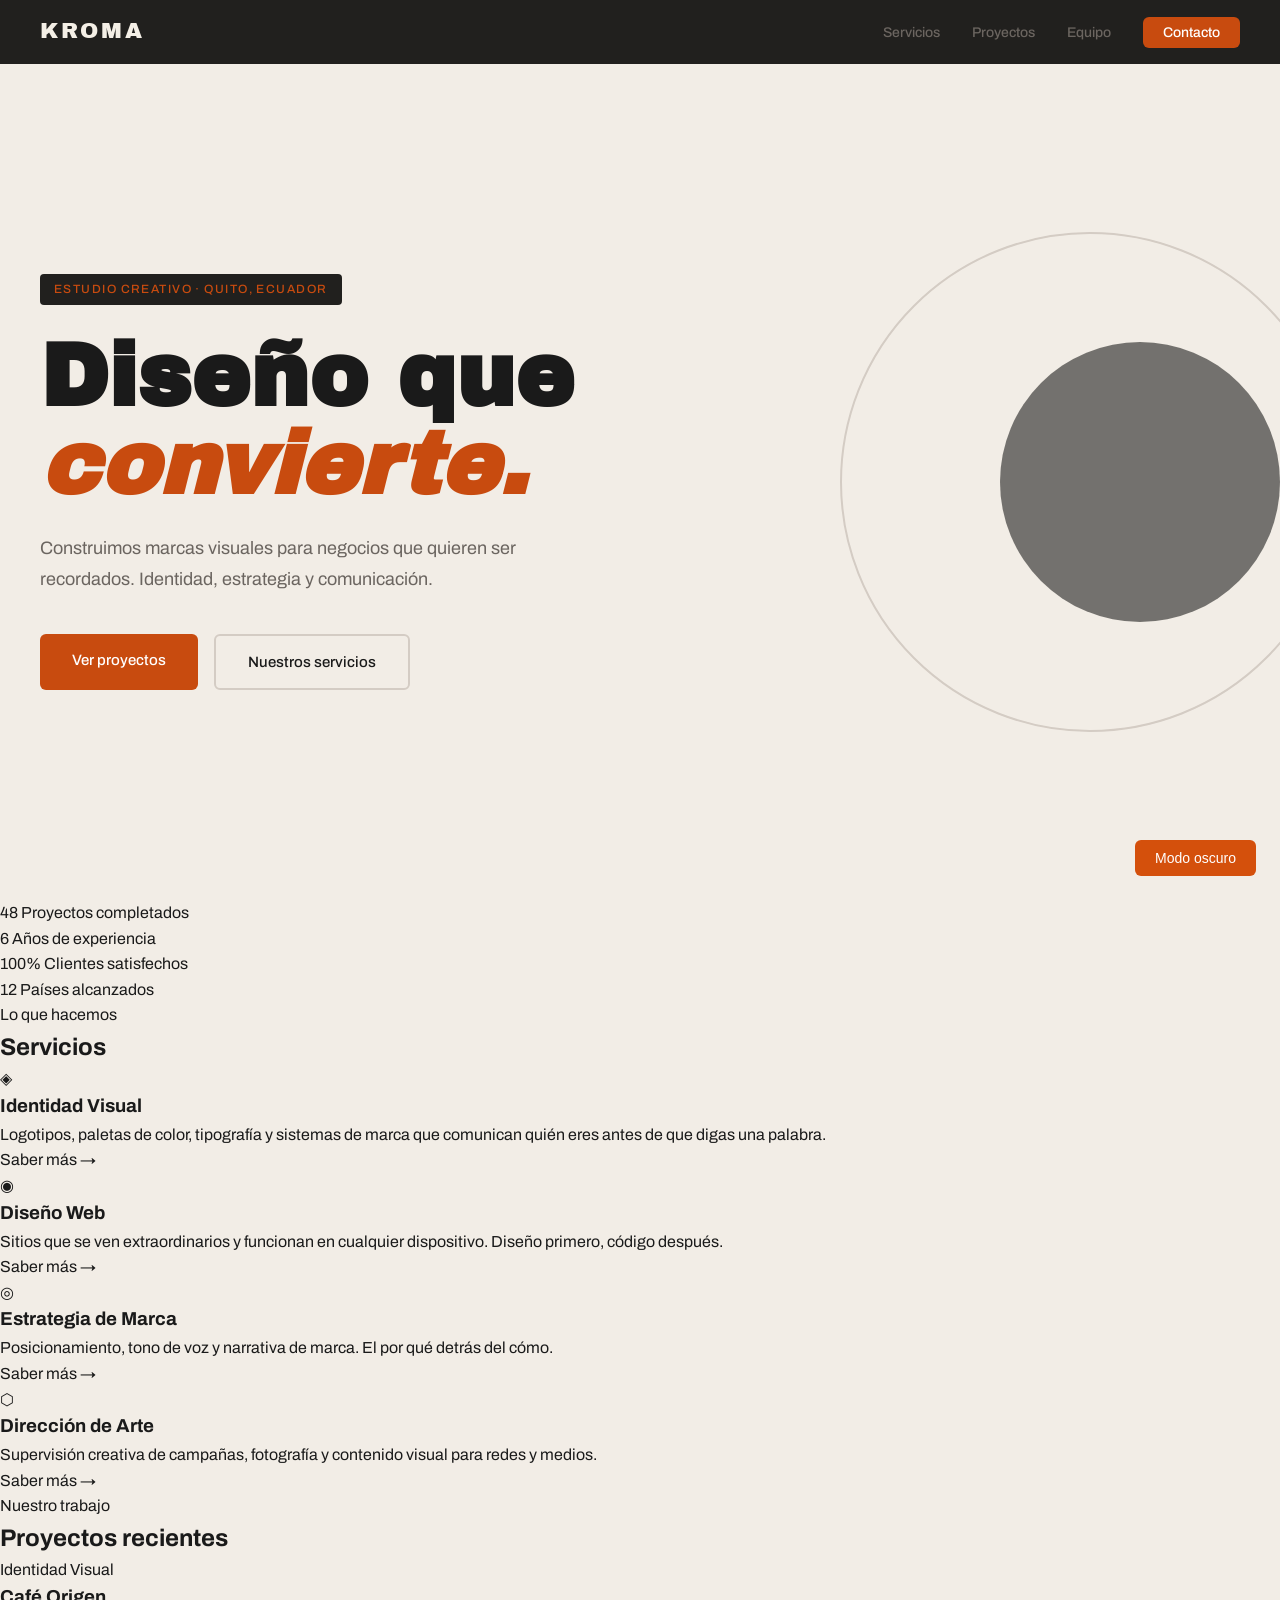
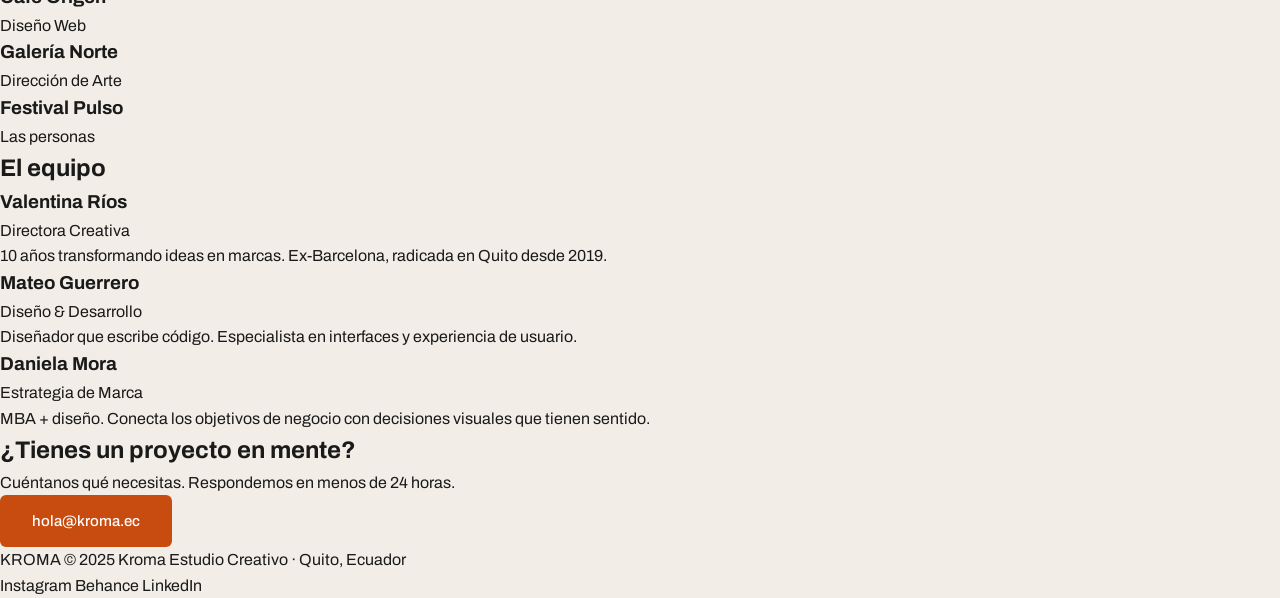
<file: index.html>
<!doctype html>
<html lang="es">
  <head>
    <meta charset="UTF-8" />
    <meta name="viewport" content="width=device-width, initial-scale=1.0" />
    <title>KROMA — Estudio Creativo</title>
    <link rel="preconnect" href="https://fonts.googleapis.com" />
    <link rel="preconnect" href="https://fonts.gstatic.com" crossorigin />
    <link
      href="https://fonts.googleapis.com/css2?family=Archivo+Black&family=Archivo:wght@400;500&display=swap"
      rel="stylesheet"
    />
    <link rel="stylesheet" href="estilo-new.css" />
  </head>
  <body>
    <!-- NAVBAR -->
    <nav class="navbar">
      <a href="#" class="navbar-marca">KROMA</a>
      <ul class="navbar-menu">
        <li><a href="#servicios">Servicios</a></li>
        <li><a href="#proyectos">Proyectos</a></li>
        <li><a href="#equipo">Equipo</a></li>
        <li><a href="#contacto" class="btn-nav">Contacto</a></li>
      </ul>
    </nav>

    <!-- HERO -->
    <section class="hero">
      <div class="hero-contenido">
        <span class="hero-etiqueta">Estudio creativo · Quito, Ecuador</span>
        <h1 class="hero-titulo">Diseño que<br /><em>convierte.</em></h1>
        <p class="hero-texto">
          Construimos marcas visuales para negocios que quieren ser recordados.
          Identidad, estrategia y comunicación.
        </p>
        <div class="hero-acciones">
          <a href="#proyectos" class="btn-principal">Ver proyectos</a>
          <a href="#servicios" class="btn-secundario">Nuestros servicios</a>
        </div>
      </div>
      <div class="hero-decoracion">
        <div class="circulo-grande"></div>
        <div class="circulo-chico"></div>
      </div>
    </section>

    <!-- ETIQUETA ESTADÍSTICAS -->
    <div class="stats-bar">
      <div class="stat">
        <span class="stat-numero">48</span>
        <span class="stat-label">Proyectos completados</span>
      </div>
      <div class="stat-divider"></div>
      <div class="stat">
        <span class="stat-numero">6</span>
        <span class="stat-label">Años de experiencia</span>
      </div>
      <div class="stat-divider"></div>
      <div class="stat">
        <span class="stat-numero">100%</span>
        <span class="stat-label">Clientes satisfechos</span>
      </div>
      <div class="stat-divider"></div>
      <div class="stat">
        <span class="stat-numero">12</span>
        <span class="stat-label">Países alcanzados</span>
      </div>
    </div>

    <!-- SERVICIOS -->
    <section class="seccion" id="servicios">
      <div class="contenedor">
        <div class="seccion-cabecera">
          <span class="etiqueta-seccion">Lo que hacemos</span>
          <h2 class="titulo-seccion">Servicios</h2>
        </div>
        <div class="grilla-servicios">
          <div class="tarjeta-servicio">
            <div class="servicio-icono">◈</div>
            <h3 class="servicio-titulo">Identidad Visual</h3>
            <p class="servicio-desc">
              Logotipos, paletas de color, tipografía y sistemas de marca que
              comunican quién eres antes de que digas una palabra.
            </p>
            <a href="#" class="servicio-link">Saber más →</a>
          </div>

          <div class="tarjeta-servicio tarjeta-acento">
            <div class="servicio-icono">◉</div>
            <h3 class="servicio-titulo">Diseño Web</h3>
            <p class="servicio-desc">
              Sitios que se ven extraordinarios y funcionan en cualquier
              dispositivo. Diseño primero, código después.
            </p>
            <a href="#" class="servicio-link">Saber más →</a>
          </div>

          <div class="tarjeta-servicio">
            <div class="servicio-icono">◎</div>
            <h3 class="servicio-titulo">Estrategia de Marca</h3>
            <p class="servicio-desc">
              Posicionamiento, tono de voz y narrativa de marca. El por qué
              detrás del cómo.
            </p>
            <a href="#" class="servicio-link">Saber más →</a>
          </div>

          <div class="tarjeta-servicio">
            <div class="servicio-icono">⬡</div>
            <h3 class="servicio-titulo">Dirección de Arte</h3>
            <p class="servicio-desc">
              Supervisión creativa de campañas, fotografía y contenido visual
              para redes y medios.
            </p>
            <a href="#" class="servicio-link">Saber más →</a>
          </div>
        </div>
      </div>
    </section>

    <!-- PROYECTOS -->
    <section class="seccion seccion-oscura" id="proyectos">
      <div class="contenedor">
        <div class="seccion-cabecera">
          <span class="etiqueta-seccion etiqueta-clara">Nuestro trabajo</span>
          <h2 class="titulo-seccion titulo-claro">Proyectos recientes</h2>
        </div>
        <div class="grilla-proyectos">
          <div class="tarjeta-proyecto grande">
            <div class="proyecto-imagen img-1"></div>
            <div class="proyecto-info">
              <span class="proyecto-categoria">Identidad Visual</span>
              <h3 class="proyecto-nombre">Café Origen</h3>
            </div>
          </div>

          <div class="tarjeta-proyecto">
            <div class="proyecto-imagen img-2"></div>
            <div class="proyecto-info">
              <span class="proyecto-categoria">Diseño Web</span>
              <h3 class="proyecto-nombre">Galería Norte</h3>
            </div>
          </div>

          <div class="tarjeta-proyecto">
            <div class="proyecto-imagen img-3"></div>
            <div class="proyecto-info">
              <span class="proyecto-categoria">Dirección de Arte</span>
              <h3 class="proyecto-nombre">Festival Pulso</h3>
            </div>
          </div>
        </div>
      </div>
    </section>

    <!-- EQUIPO -->
    <section class="seccion" id="equipo">
      <div class="contenedor">
        <div class="seccion-cabecera">
          <span class="etiqueta-seccion">Las personas</span>
          <h2 class="titulo-seccion">El equipo</h2>
        </div>
        <div class="grilla-equipo">
          <div class="tarjeta-persona">
            <div class="persona-avatar avatar-1"></div>
            <div class="persona-info">
              <h3 class="persona-nombre">Valentina Ríos</h3>
              <span class="persona-rol">Directora Creativa</span>
              <p class="persona-bio">
                10 años transformando ideas en marcas. Ex-Barcelona, radicada en
                Quito desde 2019.
              </p>
            </div>
          </div>

          <div class="tarjeta-persona">
            <div class="persona-avatar avatar-2"></div>
            <div class="persona-info">
              <h3 class="persona-nombre">Mateo Guerrero</h3>
              <span class="persona-rol">Diseño & Desarrollo</span>
              <p class="persona-bio">
                Diseñador que escribe código. Especialista en interfaces y
                experiencia de usuario.
              </p>
            </div>
          </div>

          <div class="tarjeta-persona">
            <div class="persona-avatar avatar-3"></div>
            <div class="persona-info">
              <h3 class="persona-nombre">Daniela Mora</h3>
              <span class="persona-rol">Estrategia de Marca</span>
              <p class="persona-bio">
                MBA + diseño. Conecta los objetivos de negocio con decisiones
                visuales que tienen sentido.
              </p>
            </div>
          </div>
        </div>
      </div>
    </section>

    <!-- CTA CONTACTO -->
    <section class="seccion-cta" id="contacto">
      <div class="contenedor">
        <div class="cta-contenido">
          <h2 class="cta-titulo">¿Tienes un proyecto en mente?</h2>
          <p class="cta-texto">
            Cuéntanos qué necesitas. Respondemos en menos de 24 horas.
          </p>
          <a href="mailto:hola@kroma.ec" class="btn-principal btn-grande"
            >hola@kroma.ec</a
          >
        </div>
      </div>
    </section>

    <!-- FOOTER -->
    <footer class="footer">
      <div class="contenedor footer-contenido">
        <span class="footer-marca">KROMA</span>
        <span class="footer-copy"
          >© 2025 Kroma Estudio Creativo · Quito, Ecuador</span
        >
        <div class="footer-links">
          <a href="#">Instagram</a>
          <a href="#">Behance</a>
          <a href="#">LinkedIn</a>
        </div>
      </div>
    </footer>

    <button
      id="toggle"
      style="
        position: fixed;
        bottom: 24px;
        right: 24px;
        background: #d4500c;
        color: white;
        border: none;
        padding: 10px 20px;
        border-radius: 6px;
        cursor: pointer;
        font-size: 14px;
      "
    >
      Modo oscuro
    </button>

    <script>
      document.getElementById("toggle").addEventListener("click", function () {
        document.body.classList.toggle("dark");
        this.textContent = document.body.classList.contains("dark")
          ? "Modo claro"
          : "Modo oscuro";
      });
    </script>
  </body>
</html>
</file>
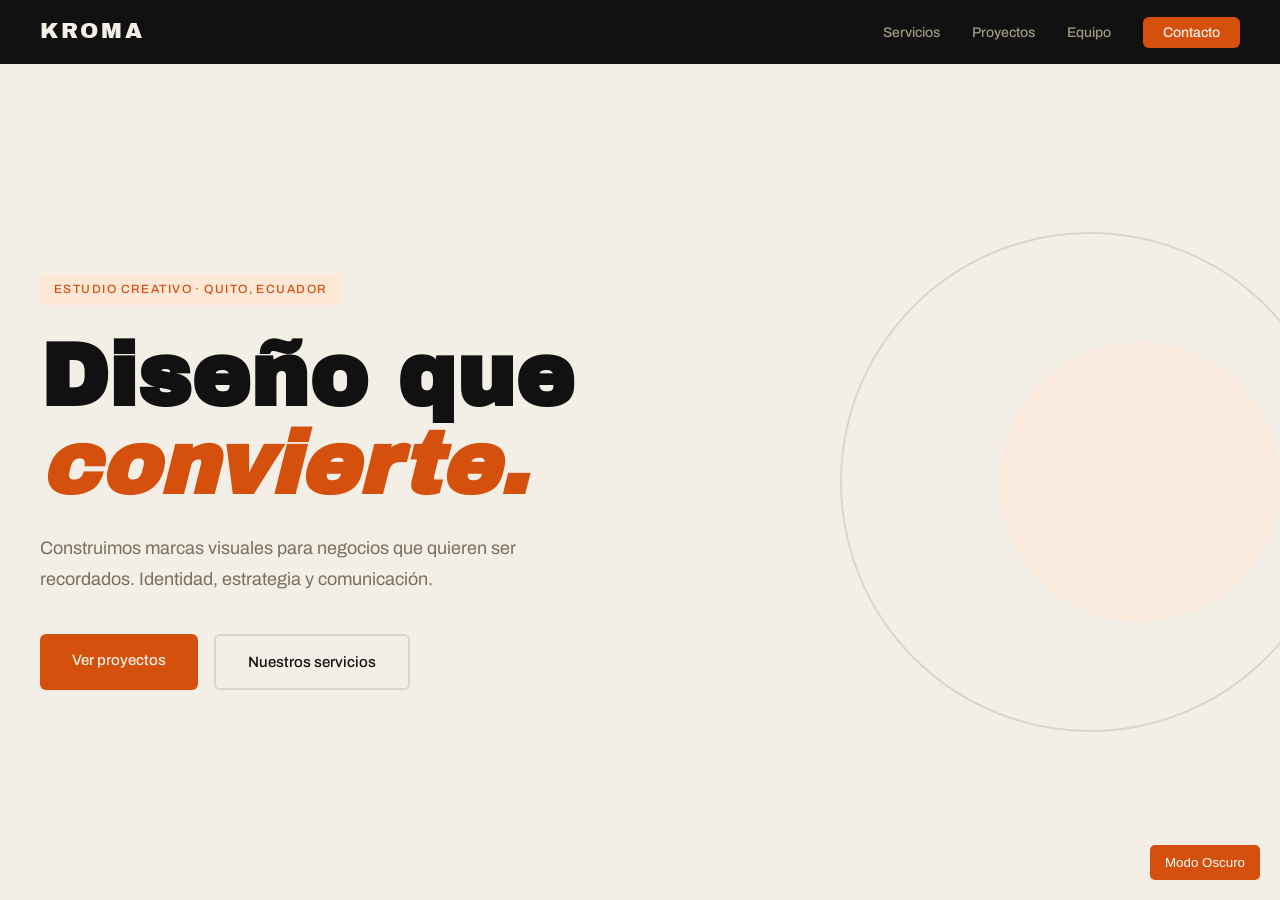
<file: ejercicio.html>
<!doctype html>
<html lang="es">
  <head>
    <meta charset="UTF-8" />
    <meta name="viewport" content="width=device-width, initial-scale=1.0" />
    <title>KROMA — Estudio Creativo</title>
    <link rel="preconnect" href="https://fonts.googleapis.com" />
    <link rel="preconnect" href="https://fonts.gstatic.com" crossorigin />
    <link
      href="https://fonts.googleapis.com/css2?family=Archivo+Black&family=Archivo:wght@400;500&display=swap"
      rel="stylesheet"
    />
    <link rel="stylesheet" href="estilo-original.css" />
  </head>
  <body>
    <!-- NAVBAR -->
    <nav class="navbar">
      <a href="#" class="navbar-marca">KROMA</a>
      <ul class="navbar-menu">
        <li><a href="#servicios">Servicios</a></li>
        <li><a href="#proyectos">Proyectos</a></li>
        <li><a href="#equipo">Equipo</a></li>
        <li><a href="#contacto" class="btn-nav">Contacto</a></li>
      </ul>
    </nav>

    <!-- HERO -->
    <section class="hero">
      <div class="hero-contenido">
        <span class="hero-etiqueta">Estudio creativo · Quito, Ecuador</span>
        <h1 class="hero-titulo">Diseño que<br /><em>convierte.</em></h1>
        <p class="hero-texto">
          Construimos marcas visuales para negocios que quieren ser recordados.
          Identidad, estrategia y comunicación.
        </p>
        <div class="hero-acciones">
          <a href="#proyectos" class="btn-principal">Ver proyectos</a>
          <a href="#servicios" class="btn-secundario">Nuestros servicios</a>
        </div>
      </div>
      <div class="hero-decoracion">
        <div class="circulo-grande"></div>
        <div class="circulo-chico"></div>
      </div>
    </section>

    <button
      id="toggle"
      style="
        position: fixed;
        right: 20px;
        bottom: 20px;
        background-color: #d4500c;
        border-radius: 5px;
        color: white;
        padding: 10px 15px;
        border: none;
        cursor: pointer;
      "
    >
      Modo Oscuro
    </button>
    <script>
      document.getElementById("toggle").addEventListener("click", function () {
        document.body.classList.toggle("dark");
        this.textContent = document.body.classList.contains("dark")
          ? "Modo claro"
          : "Modo oscuro";
      });
    </script>
  </body>
</html>
</file>
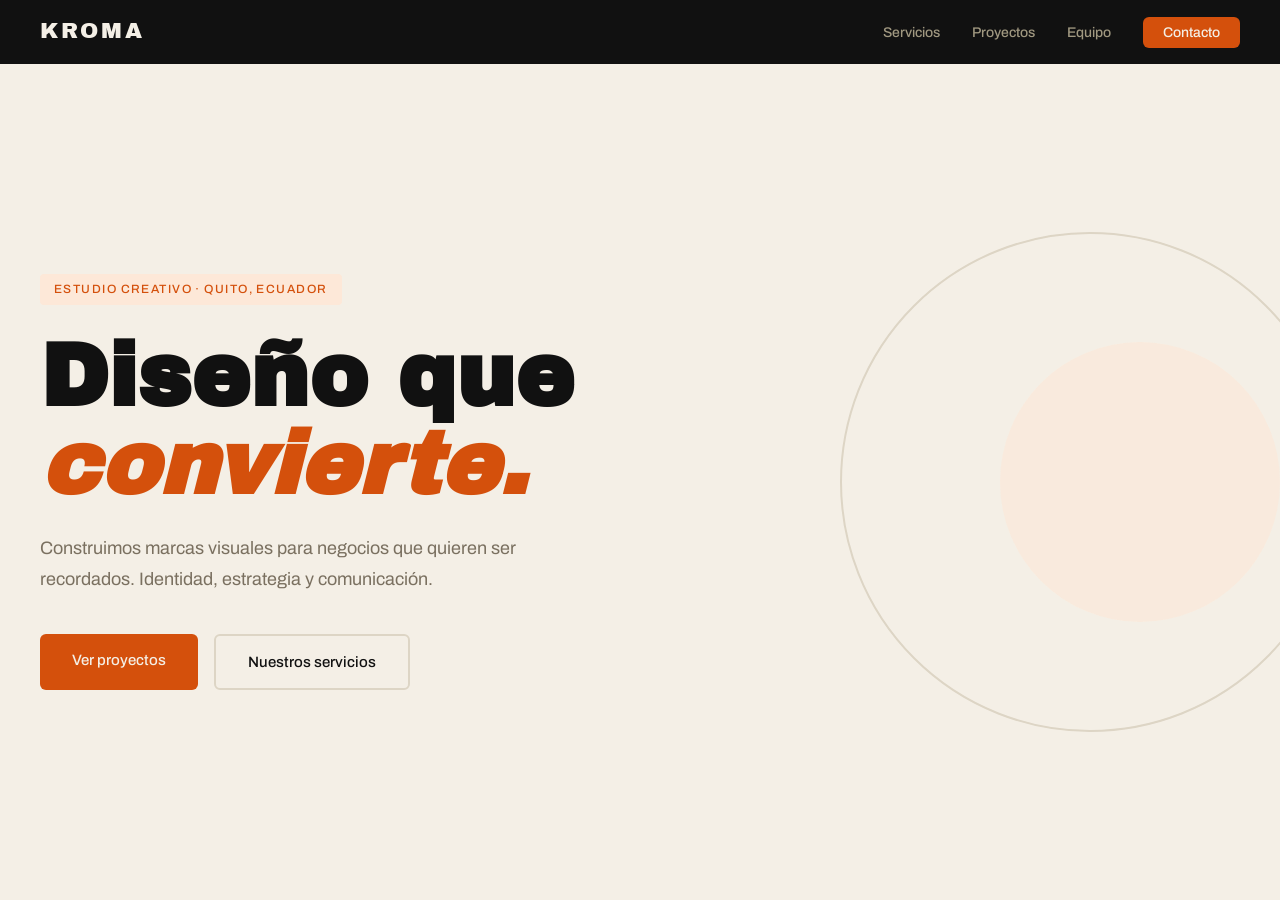
<file: home.html>
<!doctype html>
<html lang="es">
  <head>
    <meta charset="UTF-8" />
    <meta name="viewport" content="width=device-width, initial-scale=1.0" />
    <title>KROMA — Estudio Creativo</title>
    <link rel="preconnect" href="https://fonts.googleapis.com" />
    <link rel="preconnect" href="https://fonts.gstatic.com" crossorigin />
    <link
      href="https://fonts.googleapis.com/css2?family=Archivo+Black&family=Archivo:wght@400;500&display=swap"
      rel="stylesheet"
    />
    <link rel="stylesheet" href="estilo-original.css" />
  </head>
  <body>
    <!-- NAVBAR -->
    <nav class="navbar">
      <a href="#" class="navbar-marca">KROMA</a>
      <ul class="navbar-menu">
        <li><a href="#servicios">Servicios</a></li>
        <li><a href="#proyectos">Proyectos</a></li>
        <li><a href="#equipo">Equipo</a></li>
        <li><a href="#contacto" class="btn-nav">Contacto</a></li>
      </ul>
    </nav>

    <!-- HERO -->
    <section class="hero">
      <div class="hero-contenido">
        <span class="hero-etiqueta">Estudio creativo · Quito, Ecuador</span>
        <h1 class="hero-titulo">Diseño que<br /><em>convierte.</em></h1>
        <p class="hero-texto">
          Construimos marcas visuales para negocios que quieren ser recordados.
          Identidad, estrategia y comunicación.
        </p>
        <div class="hero-acciones">
          <a href="#proyectos" class="btn-principal">Ver proyectos</a>
          <a href="#servicios" class="btn-secundario">Nuestros servicios</a>
        </div>
      </div>
      <div class="hero-decoracion">
        <div class="circulo-grande"></div>
        <div class="circulo-chico"></div>
      </div>
    </section>
  </body>
</html>
</file>
<file: estilo-new.css>
/* ============================================================
   KROMA — Estudio Creativo
   estilo.css

   EJERCICIO DE CLASE:
   Todos los colores están escritos directamente (hardcoded).
   Tu tarea es:
   1. Identificar cada color que se repite
   2. Crear variables en :root con nombres descriptivos
   3. Reemplazar cada valor por su variable
   4. Agregar body.dark con los valores alternativos
   ============================================================ */

/* ── RESET Y BASE ── */
*,
*::before,
*::after {
  box-sizing: border-box;
  margin: 0;
  padding: 0;
}

:root {
  --btn-outline-bg: #fff;
  --border: #d4ccc4;
  --accent-hover: #a63c0c;
  --accent: #c84b0f;
  --text-secondary: #6b6560;
  --text-primary: #1a1a1a;
  --bg-secondary: #21201e;
  --bg-primary: #f2ede6;
}

body.dark {
  --btn-outline-bg: #1f1c19;
  --border: #2e2a26;
  --accent-hover: #ff7033;
  --accent: #e85d1a;
  --text-secondary: #a09890;
  --text-primary: #f0eae2;
  --bg-secondary: #574d44;
  --bg-primary: #161412;
}

html {
  scroll-behavior: smooth;
}

body {
  font-family: "Archivo", sans-serif;
  background-color: var(--bg-primary);
  color: var(--text-primary);
  line-height: 1.6;
  font-size: 16px;
}

a {
  text-decoration: none;
  color: inherit;
}

/* ── NAVBAR ── */
.navbar {
  background-color: var(--bg-secondary);
  padding: 0 40px;
  height: 64px;
  display: flex;
  align-items: center;
  justify-content: space-between;
  position: sticky;
  top: 0;
  z-index: 100;
}

.navbar-marca {
  font-family: "Archivo Black", sans-serif;
  font-size: 22px;
  color: #f4efe6; /* texto claro */
  letter-spacing: 0.12em;
}

.navbar-menu {
  list-style: none;
  display: flex;
  align-items: center;
  gap: 32px;
}

.navbar-menu a {
  color: var(--text-secondary);
  font-size: 14px;
  font-weight: 500;
  transition: color 0.2s;
}

.navbar-menu a:hover {
  color: var(--text-primary);
}

.btn-nav {
  background-color: var(--accent);
  color: var(--btn-outline-bg) !important;
  padding: 8px 20px;
  border-radius: 6px;
  font-weight: 500;
  transition: background-color 0.2s !important;
}

.btn-nav:hover {
  background-color: var(--accent-hover) !important;
}

/* ── HERO ── */
.hero {
  background-color: var(--bg-primary);
  min-height: calc(100vh - 64px);
  display: flex;
  align-items: center;
  padding: 80px 40px;
  position: relative;
  overflow: hidden;
}

.hero-contenido {
  max-width: 600px;
  position: relative;
  z-index: 2;
}

.hero-etiqueta {
  display: inline-block;
  font-size: 12px;
  font-weight: 500;
  letter-spacing: 0.12em;
  text-transform: uppercase;
  color: var(--accent);
  background-color: var(--bg-secondary);
  padding: 6px 14px;
  border-radius: 4px;
  margin-bottom: 28px;
}

.hero-titulo {
  font-family: "Archivo Black", sans-serif;
  font-size: clamp(48px, 7vw, 88px);
  line-height: 1;
  color: var(--text-primary);
  margin-bottom: 24px;
}

.hero-titulo em {
  font-style: italic;
  color: var(--accent);
}

.hero-texto {
  font-size: 18px;
  color: var(--text-secondary);
  max-width: 480px;
  margin-bottom: 40px;
  line-height: 1.7;
}

.hero-acciones {
  display: flex;
  gap: 16px;
  flex-wrap: wrap;
}

.btn-principal {
  background-color: var(--accent);
  color: var(--btn-outline-bg);
  padding: 14px 32px;
  border-radius: 6px;
  font-weight: 500;
  font-size: 15px;
  transition:
    background-color 0.2s,
    transform 0.2s;
  display: inline-block;
}

.btn-principal:hover {
  background-color: var(--accent-hover);
  transform: translateY(-2px);
}

.btn-secundario {
  background-color: transparent;
  color: var(--text-primary);
  padding: 14px 32px;
  border-radius: 6px;
  border: 2px solid var(--border);
  font-weight: 500;
  font-size: 15px;
  transition: border-color 0.2s;
  display: inline-block;
}

.btn-secundario:hover {
  border-color: var(--text-primary);
}

/* Decoración geométrica del hero */
.hero-decoracion {
  position: absolute;
  right: -60px;
  top: 50%;
  transform: translateY(-50%);
  z-index: 1;
}

.circulo-grande {
  width: 500px;
  height: 500px;
  border-radius: 50%;
  border: 2px solid var(--border); /* color borde */
  position: absolute;
  right: 0;
  top: -250px;
}

.circulo-chico {
  width: 280px;
  height: 280px;
  border-radius: 50%;
  background-color: var(--bg-secondary); /* acento suave */
  position: absolute;
  right: 60px;
  top: -140px;
  opacity: 0.6;
}
</file>
<file: estilo-original.css>
/* ============================================================
   KROMA — Estudio Creativo
   estilo.css

   EJERCICIO DE CLASE:
   Todos los colores están escritos directamente (hardcoded).
   Tu tarea es:
   1. Identificar cada color que se repite
   2. Crear variables en :root con nombres descriptivos
   3. Reemplazar cada valor por su variable
   4. Agregar body.dark con los valores alternativos
   ============================================================ */

/* ── RESET Y BASE ── */
*,
*::before,
*::after {
  box-sizing: border-box;
  margin: 0;
  padding: 0;
}

html {
  scroll-behavior: smooth;
}

body {
  font-family: "Archivo", sans-serif;
  background-color: #f4efe6; /* fondo principal */
  color: #111111; /* texto principal */
  line-height: 1.6;
  font-size: 16px;
}

a {
  text-decoration: none;
  color: inherit;
}

/* ── NAVBAR ── */
.navbar {
  background-color: #111111; /* fondo navbar */
  padding: 0 40px;
  height: 64px;
  display: flex;
  align-items: center;
  justify-content: space-between;
  position: sticky;
  top: 0;
  z-index: 100;
}

.navbar-marca {
  font-family: "Archivo Black", sans-serif;
  font-size: 22px;
  color: #f4efe6; /* texto claro */
  letter-spacing: 0.12em;
}

.navbar-menu {
  list-style: none;
  display: flex;
  align-items: center;
  gap: 32px;
}

.navbar-menu a {
  color: #a09880; /* texto suave claro */
  font-size: 14px;
  font-weight: 500;
  transition: color 0.2s;
}

.navbar-menu a:hover {
  color: #f4efe6; /* texto claro */
}

.btn-nav {
  background-color: #d4500c; /* color acento */
  color: #f4efe6 !important; /* texto claro */
  padding: 8px 20px;
  border-radius: 6px;
  font-weight: 500;
  transition: background-color 0.2s !important;
}

.btn-nav:hover {
  background-color: #b8420a !important; /* acento oscuro */
}

/* ── HERO ── */
.hero {
  background-color: #f4efe6; /* fondo principal */
  min-height: calc(100vh - 64px);
  display: flex;
  align-items: center;
  padding: 80px 40px;
  position: relative;
  overflow: hidden;
}

.hero-contenido {
  max-width: 600px;
  position: relative;
  z-index: 2;
}

.hero-etiqueta {
  display: inline-block;
  font-size: 12px;
  font-weight: 500;
  letter-spacing: 0.12em;
  text-transform: uppercase;
  color: #d4500c; /* color acento */
  background-color: #fde8d8; /* acento suave */
  padding: 6px 14px;
  border-radius: 4px;
  margin-bottom: 28px;
}

.hero-titulo {
  font-family: "Archivo Black", sans-serif;
  font-size: clamp(48px, 7vw, 88px);
  line-height: 1;
  color: #111111; /* texto principal */
  margin-bottom: 24px;
}

.hero-titulo em {
  font-style: italic;
  color: #d4500c; /* color acento */
}

.hero-texto {
  font-size: 18px;
  color: #7a7060; /* texto secundario */
  max-width: 480px;
  margin-bottom: 40px;
  line-height: 1.7;
}

.hero-acciones {
  display: flex;
  gap: 16px;
  flex-wrap: wrap;
}

.btn-principal {
  background-color: #d4500c; /* color acento */
  color: #f4efe6; /* texto claro */
  padding: 14px 32px;
  border-radius: 6px;
  font-weight: 500;
  font-size: 15px;
  transition:
    background-color 0.2s,
    transform 0.2s;
  display: inline-block;
}

.btn-principal:hover {
  background-color: #b8420a; /* acento oscuro */
  transform: translateY(-2px);
}

.btn-secundario {
  background-color: transparent;
  color: #111111; /* texto principal */
  padding: 14px 32px;
  border-radius: 6px;
  border: 2px solid #ddd5c5; /* color borde */
  font-weight: 500;
  font-size: 15px;
  transition: border-color 0.2s;
  display: inline-block;
}

.btn-secundario:hover {
  border-color: #111111; /* texto principal */
}

/* Decoración geométrica del hero */
.hero-decoracion {
  position: absolute;
  right: -60px;
  top: 50%;
  transform: translateY(-50%);
  z-index: 1;
}

.circulo-grande {
  width: 500px;
  height: 500px;
  border-radius: 50%;
  border: 2px solid #ddd5c5; /* color borde */
  position: absolute;
  right: 0;
  top: -250px;
}

.circulo-chico {
  width: 280px;
  height: 280px;
  border-radius: 50%;
  background-color: #fde8d8; /* acento suave */
  position: absolute;
  right: 60px;
  top: -140px;
  opacity: 0.6;
}
</file>
